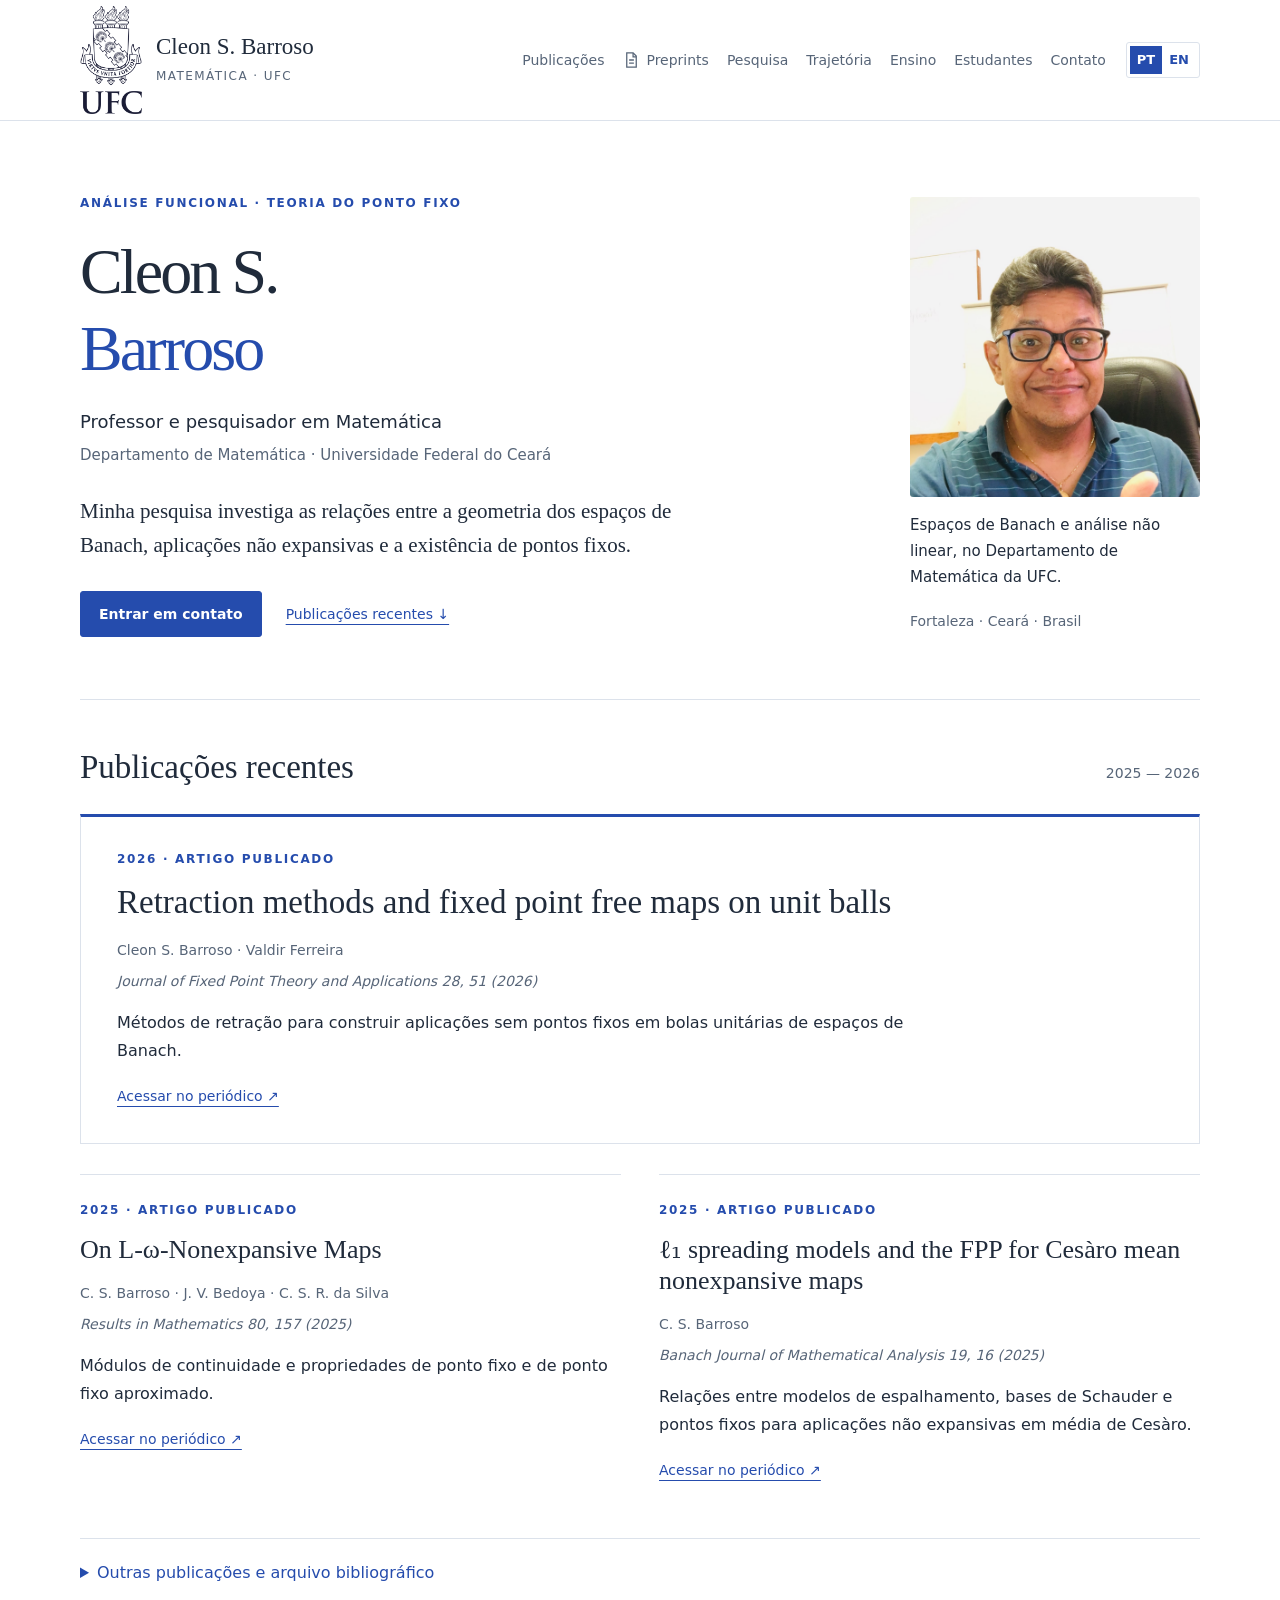
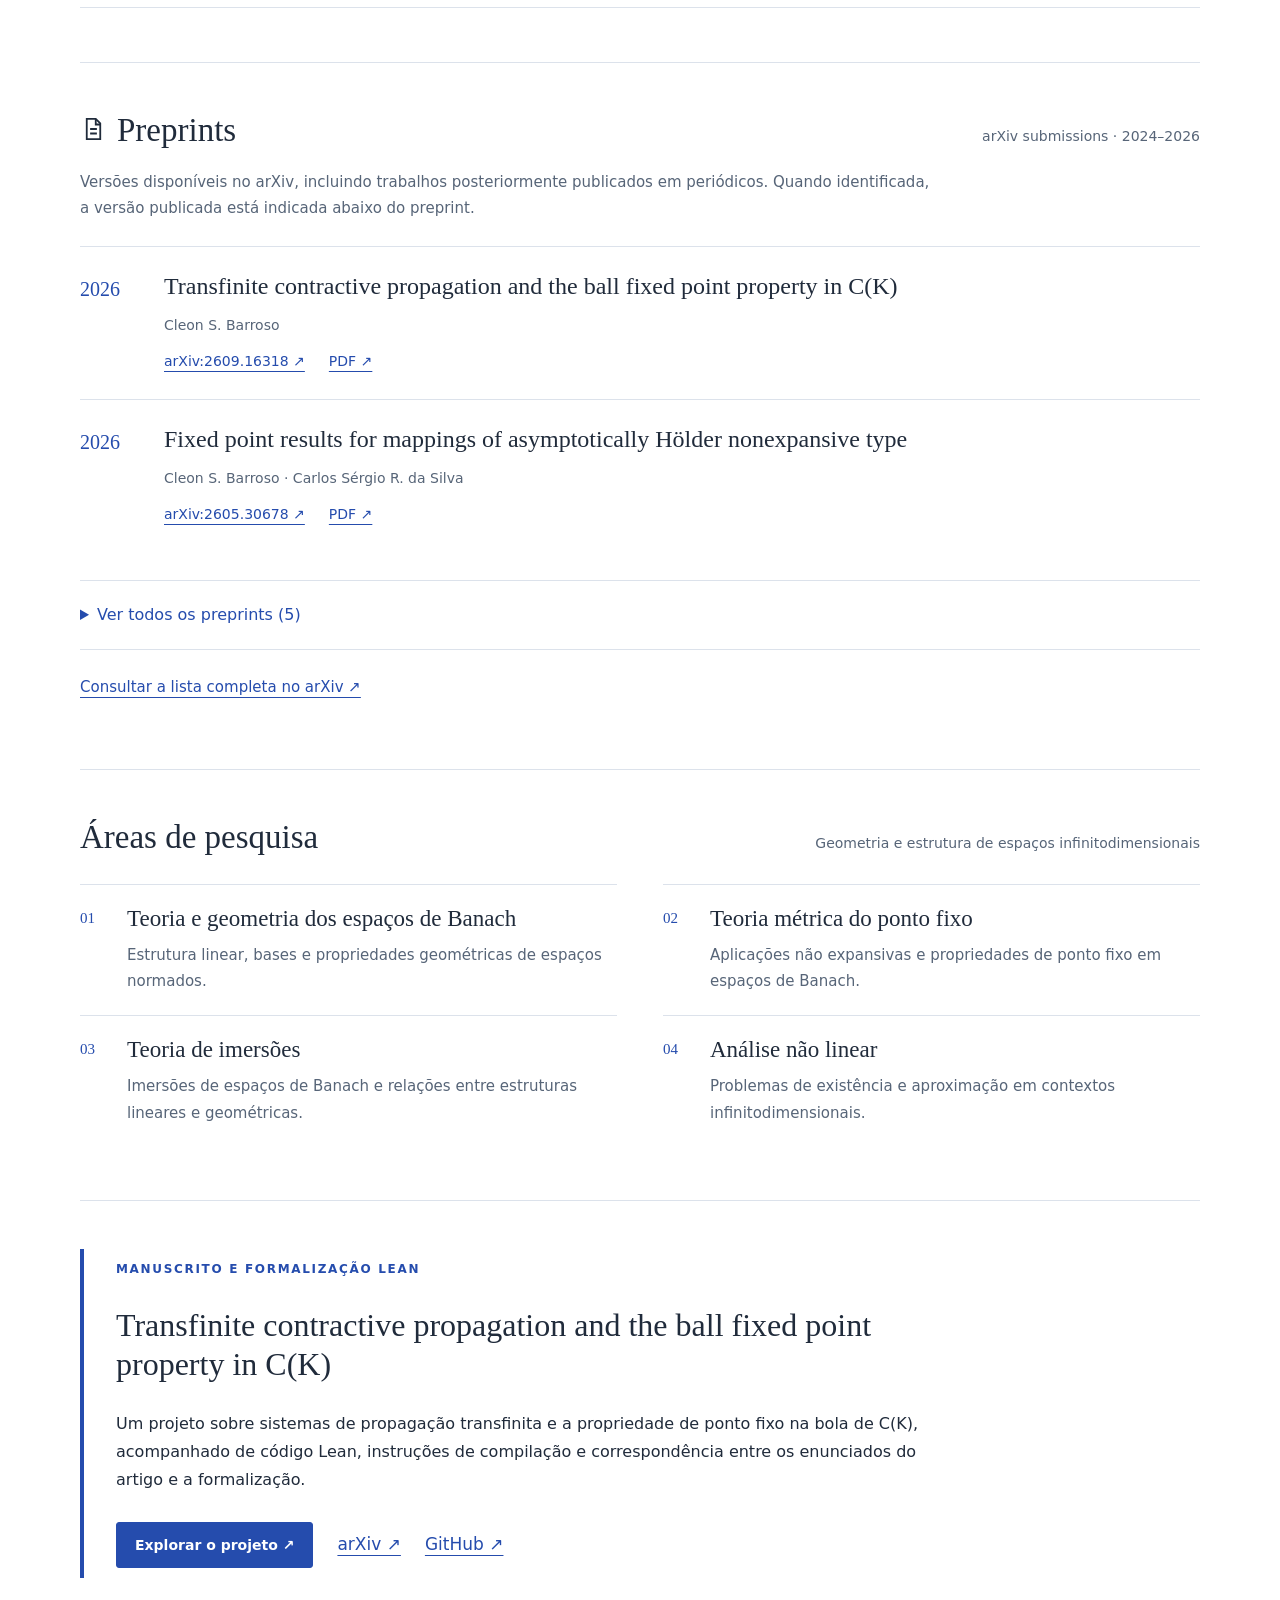
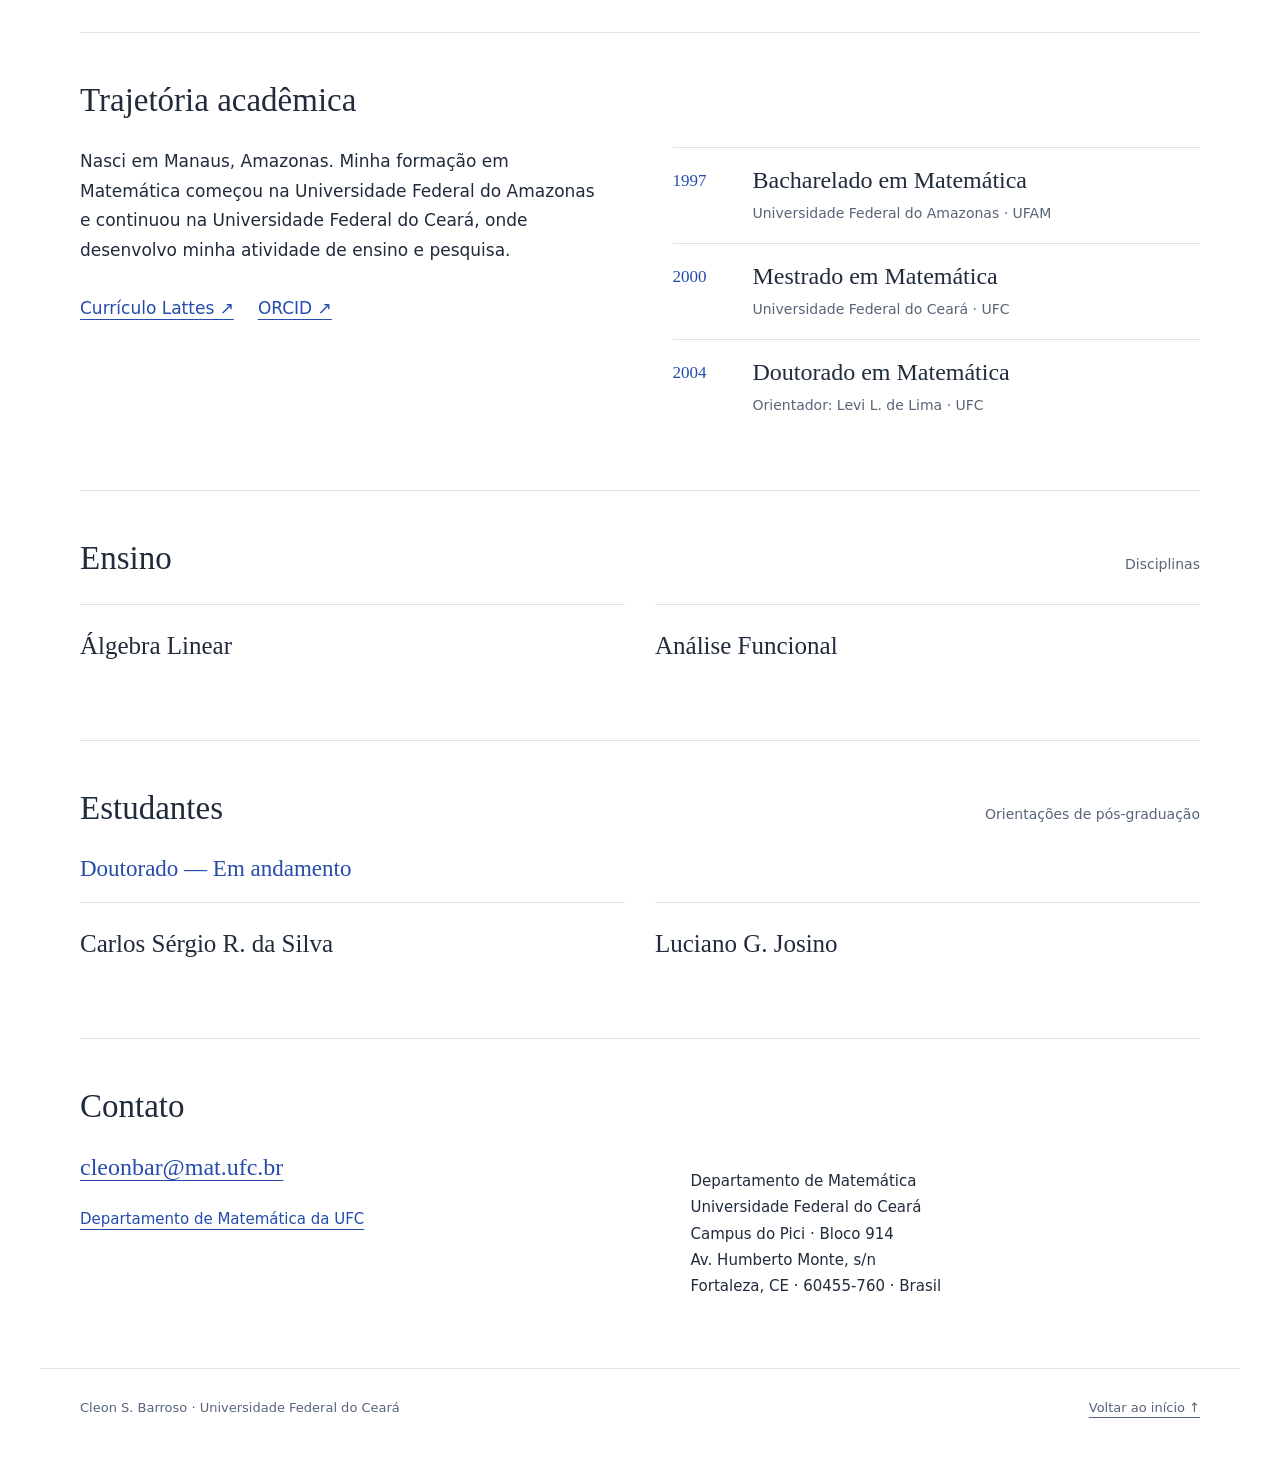
<file: index.html>
<!doctype html>
<html lang="pt-BR"><head><meta charset="utf-8"><meta name="viewport" content="width=device-width,initial-scale=1">
<title>Cleon S. Barroso · Universidade Federal do Ceará</title><meta name="description" content="Minha pesquisa investiga as relações entre a geometria dos espaços de Banach, aplicações não expansivas e a existência de pontos fixos."><meta name="color-scheme" content="light">
<link rel="icon" type="image/svg+xml" href="data:image/svg+xml,%3Csvg xmlns='http://www.w3.org/2000/svg' viewBox='0 0 64 64'%3E%3Crect width='64' height='64' rx='4' fill='%23254cad'/%3E%3Ctext x='32' y='46' text-anchor='middle' font-family='Georgia,serif' font-size='44' fill='white'%3EC%3C/text%3E%3C/svg%3E">
<link rel="stylesheet" href="styles.css"><script src="site.js" defer></script></head><body id="top"><a class="skip" href="#main">Ir para o conteúdo</a>
<header class="site-header"><div class="wrap header-inner"><a class="brand" href="#top"><img class="ufc-crest" src="ufc-official.png" alt="Brasão da Universidade Federal do Ceará" width="448" height="783"><span><strong>Cleon S. Barroso</strong><small>MATEMÁTICA · UFC</small></span></a><div class="nav-group"><nav aria-label="Navegação principal"><a href="#publications">Publicações</a><a class="preprint-nav" href="#preprints"><svg class="preprint-icon" viewBox="0 0 24 24" fill="none" stroke="currentColor" stroke-width="1.6" aria-hidden="true"><path d="M6 3h8l4 4v14H6z"/><path d="M14 3v5h4M9 12h6M9 16h6"/></svg>Preprints</a><a href="#research">Pesquisa</a><a href="#about">Trajetória</a><a href="#teaching">Ensino</a><a href="#students">Estudantes</a><a href="#contact">Contato</a></nav><div class="languages" aria-label="Idioma"><a href="index.html" lang="pt" hreflang="pt" aria-current="page" >PT</a><a href="en.html" lang="en" hreflang="en" >EN</a></div></div></div></header>
<main class="wrap" id="main"><section class="hero"><div><p class="eyebrow">Análise funcional · Teoria do ponto fixo</p><h1>Cleon S.<br><span class="surname">Barroso</span></h1><p class="role">Professor e pesquisador em Matemática</p><p class="affiliation">Departamento de Matemática · Universidade Federal do Ceará</p><p class="intro">Minha pesquisa investiga as relações entre a geometria dos espaços de Banach, aplicações não expansivas e a existência de pontos fixos.</p><div class="actions"><a class="button primary" href="mailto:cleonbar@mat.ufc.br">Entrar em contato</a><a class="text-link" href="#publications">Publicações recentes ↓</a></div></div><aside class="profile-aside"><img class="portrait" src="portrait.jpg" width="1280" height="1654" alt="Cleon S. Barroso"><p class="portrait-caption">Espaços de Banach e análise não linear, no Departamento de Matemática da UFC.</p><p class="location">Fortaleza · Ceará · Brasil</p></aside></section>
<section class="section" id="publications"><div class="section-top"><h2>Publicações recentes</h2><p>2025 — 2026</p></div><div class="papers"><article class="paper lead-paper"><p class="eyebrow">2026 · Artigo publicado</p><h3 lang="en"><a href="https://doi.org/10.1007/s11784-026-01310-x">Retraction methods and fixed point free maps on unit balls</a></h3><p class="authors">Cleon S. Barroso · Valdir Ferreira</p><p class="journal">Journal of Fixed Point Theory and Applications 28, 51 (2026)</p><p class="paper-description">Métodos de retração para construir aplicações sem pontos fixos em bolas unitárias de espaços de Banach.</p><a class="text-link" href="https://doi.org/10.1007/s11784-026-01310-x">Acessar no periódico ↗</a></article><article class="paper "><p class="eyebrow">2025 · Artigo publicado</p><h3 lang="en"><a href="https://doi.org/10.1007/s00025-025-02475-6">On L-ω-Nonexpansive Maps</a></h3><p class="authors">C. S. Barroso · J. V. Bedoya · C. S. R. da Silva</p><p class="journal">Results in Mathematics 80, 157 (2025)</p><p class="paper-description">Módulos de continuidade e propriedades de ponto fixo e de ponto fixo aproximado.</p><a class="text-link" href="https://doi.org/10.1007/s00025-025-02475-6">Acessar no periódico ↗</a></article><article class="paper "><p class="eyebrow">2025 · Artigo publicado</p><h3 lang="en"><a href="https://doi.org/10.1007/s43037-025-00405-w">ℓ₁ spreading models and the FPP for Cesàro mean nonexpansive maps</a></h3><p class="authors">C. S. Barroso</p><p class="journal">Banach Journal of Mathematical Analysis 19, 16 (2025)</p><p class="paper-description">Relações entre modelos de espalhamento, bases de Schauder e pontos fixos para aplicações não expansivas em média de Cesàro.</p><a class="text-link" href="https://doi.org/10.1007/s43037-025-00405-w">Acessar no periódico ↗</a></article></div><details class="archive"><summary>Outras publicações e arquivo bibliográfico</summary><div class="archive-body"><p lang="en"><strong>Hölder-contractive mappings, nonlinear extension problem and fixed point free results.</strong><br>Cleon S. Barroso · Journal of Mathematical Analysis and Applications 528, 127521 (2023).</p><p lang="en"><strong>Basis selection and fixed point results for affine mappings.</strong><br>Cleon S. Barroso · Torrey M. Gallagher · Journal of Fixed Point Theory and Applications 24, 67 (2022).</p><p lang="en"><strong>Isometric embedding of Banach spaces under optimal projection constants.</strong><br>Cleon S. Barroso · Bulletin des Sciences Mathématiques 168, 102968 (2021).</p><p lang="en"><strong>Weak compactness and fixed point property for affine bi-Lipschitz maps.</strong><br>Cleon S. Barroso · Valdir Ferreira · Journal of Mathematical Analysis and Applications 494, 124647 (2021).</p><div class="actions"><a href="https://pgmat.ufc.br/en/publications/">Registro de publicações da UFC ↗</a></div></div></details></section>
<section class="section" id="preprints"><div class="section-top"><h2><svg class="preprint-icon" viewBox="0 0 24 24" fill="none" stroke="currentColor" stroke-width="1.6" aria-hidden="true"><path d="M6 3h8l4 4v14H6z"/><path d="M14 3v5h4M9 12h6M9 16h6"/></svg>Preprints</h2><p lang="en">arXiv submissions · 2024–2026</p></div><p class="section-note">Versões disponíveis no arXiv, incluindo trabalhos posteriormente publicados em periódicos. Quando identificada, a versão publicada está indicada abaixo do preprint.</p><div class="preprint-list"><article class="preprint-entry"><span class="preprint-year">2026</span><div><h3 lang="en"><a href="https://arxiv.org/abs/2609.16318">Transfinite contractive propagation and the ball fixed point property in C(K)</a></h3><p class="authors">Cleon S. Barroso</p><div class="preprint-links"><a href="https://arxiv.org/abs/2609.16318">arXiv:2609.16318 ↗</a><a href="https://arxiv.org/pdf/2609.16318" aria-label="PDF: Transfinite contractive propagation and the ball fixed point property in C(K)">PDF ↗</a></div></div></article><article class="preprint-entry"><span class="preprint-year">2026</span><div><h3 lang="en"><a href="https://arxiv.org/abs/2605.30678">Fixed point results for mappings of asymptotically Hölder nonexpansive type</a></h3><p class="authors">Cleon S. Barroso · Carlos Sérgio R. da Silva</p><div class="preprint-links"><a href="https://arxiv.org/abs/2605.30678">arXiv:2605.30678 ↗</a><a href="https://arxiv.org/pdf/2605.30678" aria-label="PDF: Fixed point results for mappings of asymptotically Hölder nonexpansive type">PDF ↗</a></div></div></article></div><details class="archive preprint-archive"><summary><span class="when-closed">Ver todos os preprints (5)</span><span class="when-open">Mostrar apenas os preprints de 2026</span></summary><div class="preprint-list"><article class="preprint-entry"><span class="preprint-year">2025</span><div><h3 lang="en"><a href="https://arxiv.org/abs/2507.00859">On L-ω-nonexpansive maps</a></h3><p class="authors">Cleon S. Barroso · Jeimer V. Bedoya · Carlos S. R. da Silva</p><div class="preprint-links"><a href="https://arxiv.org/abs/2507.00859">arXiv:2507.00859 ↗</a><a href="https://arxiv.org/pdf/2507.00859" aria-label="PDF: On L-ω-nonexpansive maps">PDF ↗</a></div><p class="preprint-status"><strong>Publicado em periódico</strong><br><a href="https://doi.org/10.1007/s00025-025-02475-6">Results in Mathematics (2025) ↗</a></p></div></article><article class="preprint-entry"><span class="preprint-year">2024</span><div><h3 lang="en"><a href="https://arxiv.org/abs/2404.16602">High-Order regularity for fully nonlinear elliptic transmission problems under weak convexity assumption</a></h3><p class="authors">G. C. Ricarte · C. S. Barroso · L. S. Tavares</p><div class="preprint-links"><a href="https://arxiv.org/abs/2404.16602">arXiv:2404.16602 ↗</a><a href="https://arxiv.org/pdf/2404.16602" aria-label="PDF: High-Order regularity for fully nonlinear elliptic transmission problems under weak convexity assumption">PDF ↗</a></div></div></article><article class="preprint-entry"><span class="preprint-year">2024</span><div><h3 lang="en"><a href="https://arxiv.org/abs/2403.18113">ℓ₁ spreading models and the FPP for Cesàro mean nonexpansive maps</a></h3><p class="authors">C. S. Barroso</p><div class="preprint-links"><a href="https://arxiv.org/abs/2403.18113">arXiv:2403.18113 ↗</a><a href="https://arxiv.org/pdf/2403.18113" aria-label="PDF: ℓ₁ spreading models and the FPP for Cesàro mean nonexpansive maps">PDF ↗</a></div><p class="preprint-status"><strong>Publicado em periódico</strong><br><a href="https://doi.org/10.1007/s43037-025-00405-w">Banach Journal of Mathematical Analysis (2025) ↗</a></p></div></article></div></details><p class="preprint-more"><a href="https://arxiv.org/search/?searchtype=author&amp;query=Barroso%2C+C+S&amp;abstracts=show&amp;order=-announced_date_first&amp;size=50">Consultar a lista completa no arXiv ↗</a></p></section>
<section class="section" id="research"><div class="section-top"><h2>Áreas de pesquisa</h2><p>Geometria e estrutura de espaços infinitodimensionais</p></div><div class="research-grid"><article class="research-item"><span class="number">01</span><div><h3>Teoria e geometria dos espaços de Banach</h3><p>Estrutura linear, bases e propriedades geométricas de espaços normados.</p></div></article><article class="research-item"><span class="number">02</span><div><h3>Teoria métrica do ponto fixo</h3><p>Aplicações não expansivas e propriedades de ponto fixo em espaços de Banach.</p></div></article><article class="research-item"><span class="number">03</span><div><h3>Teoria de imersões</h3><p>Imersões de espaços de Banach e relações entre estruturas lineares e geométricas.</p></div></article><article class="research-item"><span class="number">04</span><div><h3>Análise não linear</h3><p>Problemas de existência e aproximação em contextos infinitodimensionais.</p></div></article></div></section>
<section class="section" id="projects"><div class="project"><p class="eyebrow">Manuscrito e formalização Lean</p><h2 lang="en">Transfinite contractive propagation and the ball fixed point property in C(K)</h2><p>Um projeto sobre sistemas de propagação transfinita e a propriedade de ponto fixo na bola de C(K), acompanhado de código Lean, instruções de compilação e correspondência entre os enunciados do artigo e a formalização.</p><div class="actions"><a class="button primary" href="https://cleon-sb.github.io/ball-fixed-point-property-ck-spaces/">Explorar o projeto ↗</a><a href="https://arxiv.org/abs/2609.16318">arXiv ↗</a><a href="https://github.com/Cleon-SB/ball-fixed-point-property-ck-spaces">GitHub ↗</a></div></div></section>
<section class="section" id="about"><div class="section-top"><h2>Trajetória acadêmica</h2></div><div class="about-grid"><div><p class="bio">Nasci em Manaus, Amazonas. Minha formação em Matemática começou na Universidade Federal do Amazonas e continuou na Universidade Federal do Ceará, onde desenvolvo minha atividade de ensino e pesquisa.</p><div class="actions"><a href="http://lattes.cnpq.br/7350699249432317">Currículo Lattes ↗</a><a href="https://orcid.org/0000-0003-2401-9200">ORCID ↗</a></div></div><div><div class="degree"><span>1997</span><div><h3>Bacharelado em Matemática</h3><p>Universidade Federal do Amazonas · UFAM</p></div></div><div class="degree"><span>2000</span><div><h3>Mestrado em Matemática</h3><p>Universidade Federal do Ceará · UFC</p></div></div><div class="degree"><span>2004</span><div><h3>Doutorado em Matemática</h3><p>Orientador: Levi L. de Lima · UFC</p></div></div></div></div></section>
<section class="section" id="teaching"><div class="section-top"><h2>Ensino</h2><p>Disciplinas</p></div><ul class="course-list"><li>Álgebra Linear</li><li>Análise Funcional</li></ul></section>
<section class="section" id="students"><div class="section-top"><h2>Estudantes</h2><p>Orientações de pós-graduação</p></div><div class="student-group"><h3>Doutorado — Em andamento</h3><ul class="student-list"><li>Carlos Sérgio R. da Silva</li><li>Luciano G. Josino</li></ul></div></section>
<section class="section" id="contact"><div class="section-top"><h2>Contato</h2></div><div class="contact-grid"><div><h3><a href="mailto:cleonbar@mat.ufc.br">cleonbar@mat.ufc.br</a></h3><p><a href="https://matematica.ufc.br/">Departamento de Matemática da UFC</a></p></div><p>Departamento de Matemática<br>Universidade Federal do Ceará<br>Campus do Pici · Bloco 914<br>Av. Humberto Monte, s/n<br>Fortaleza, CE · 60455-760 · Brasil</p></div></section></main>
<footer class="wrap footer"><p>Cleon S. Barroso · Universidade Federal do Ceará</p><a href="#top">Voltar ao início ↑</a></footer></body></html>
</file>
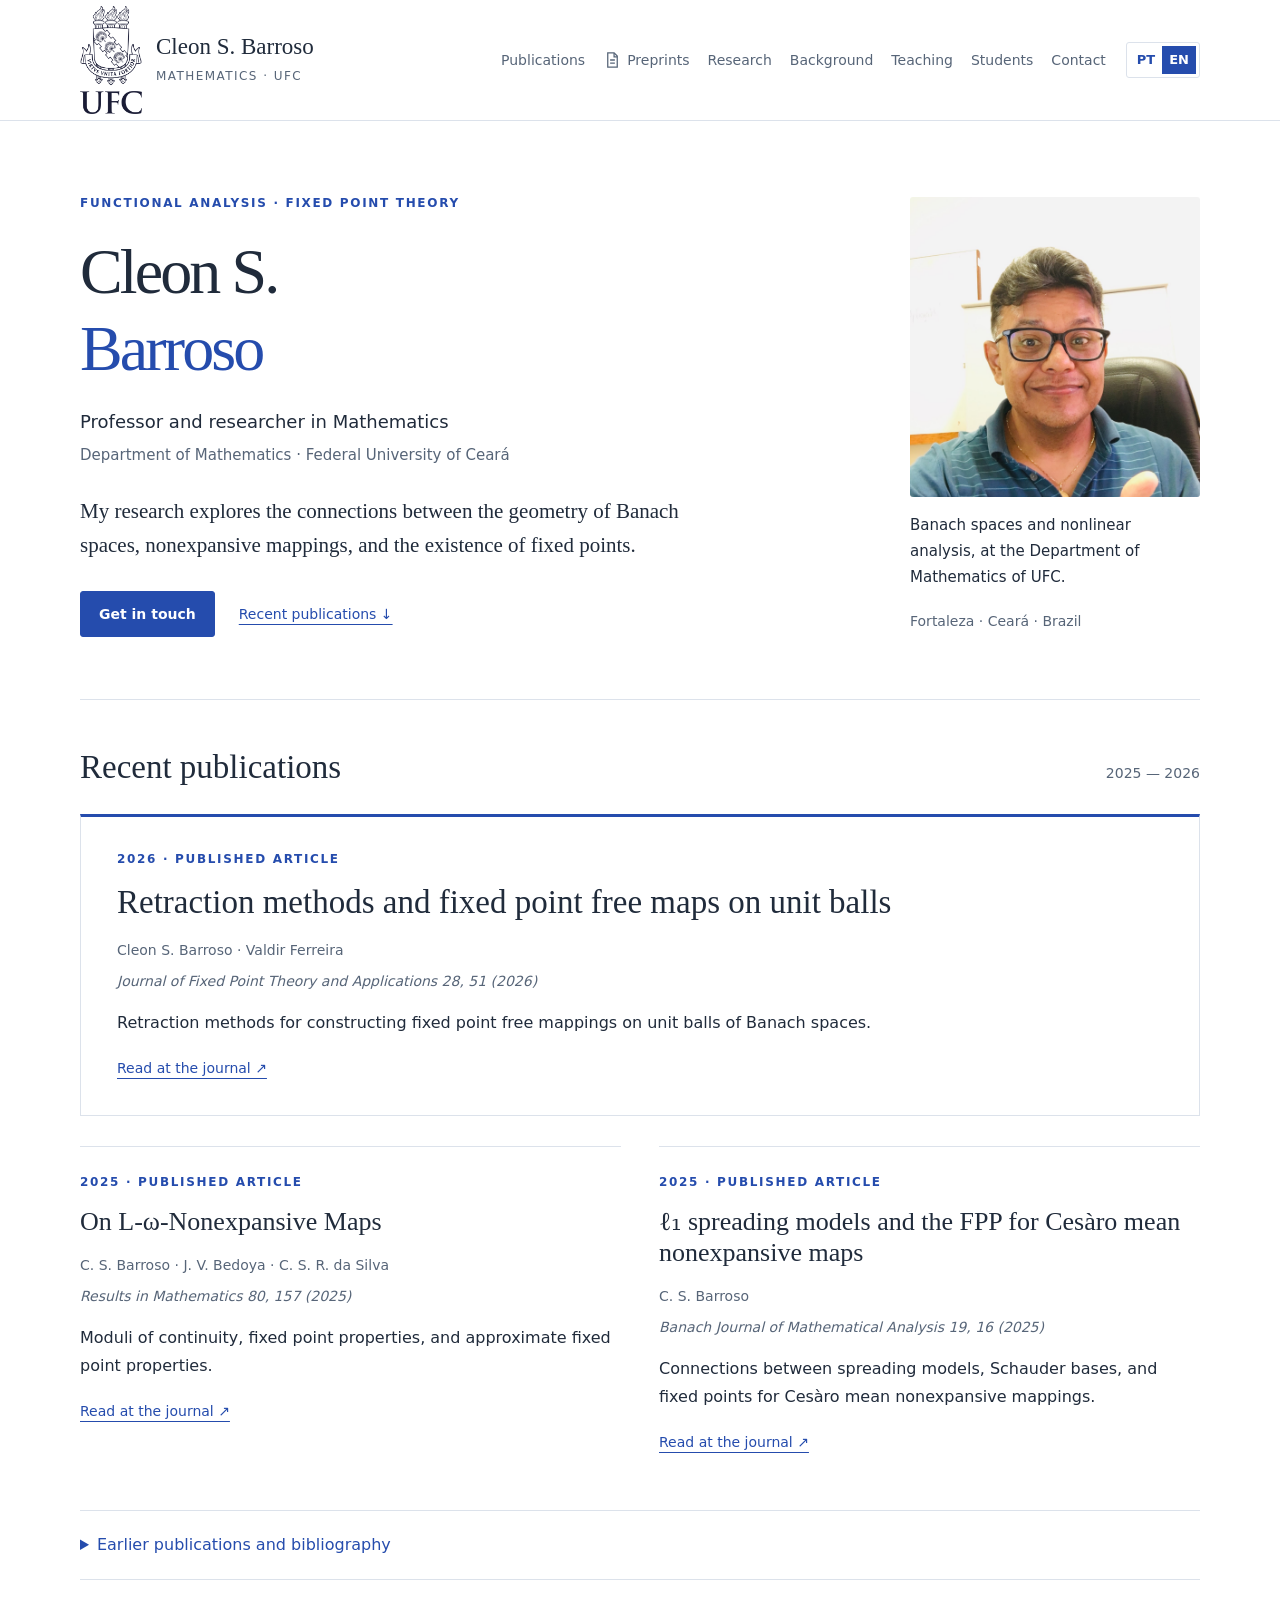
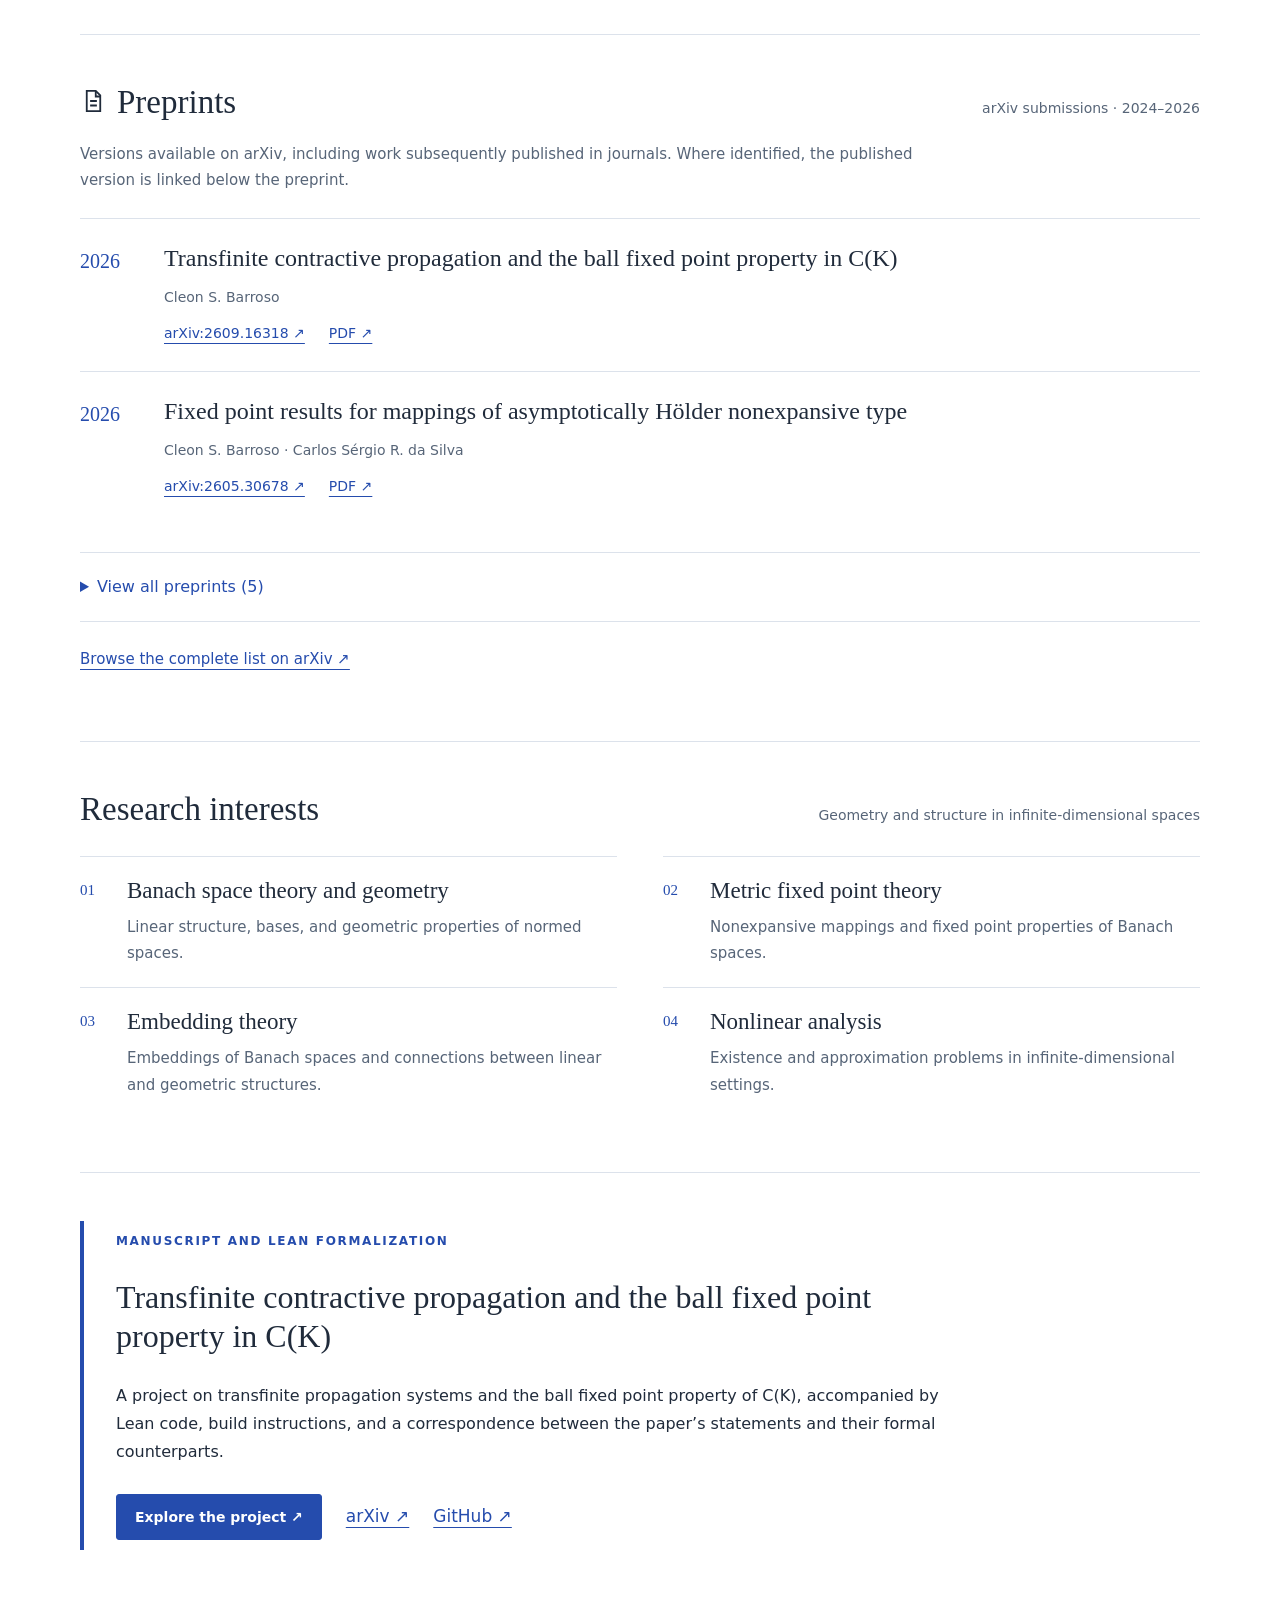
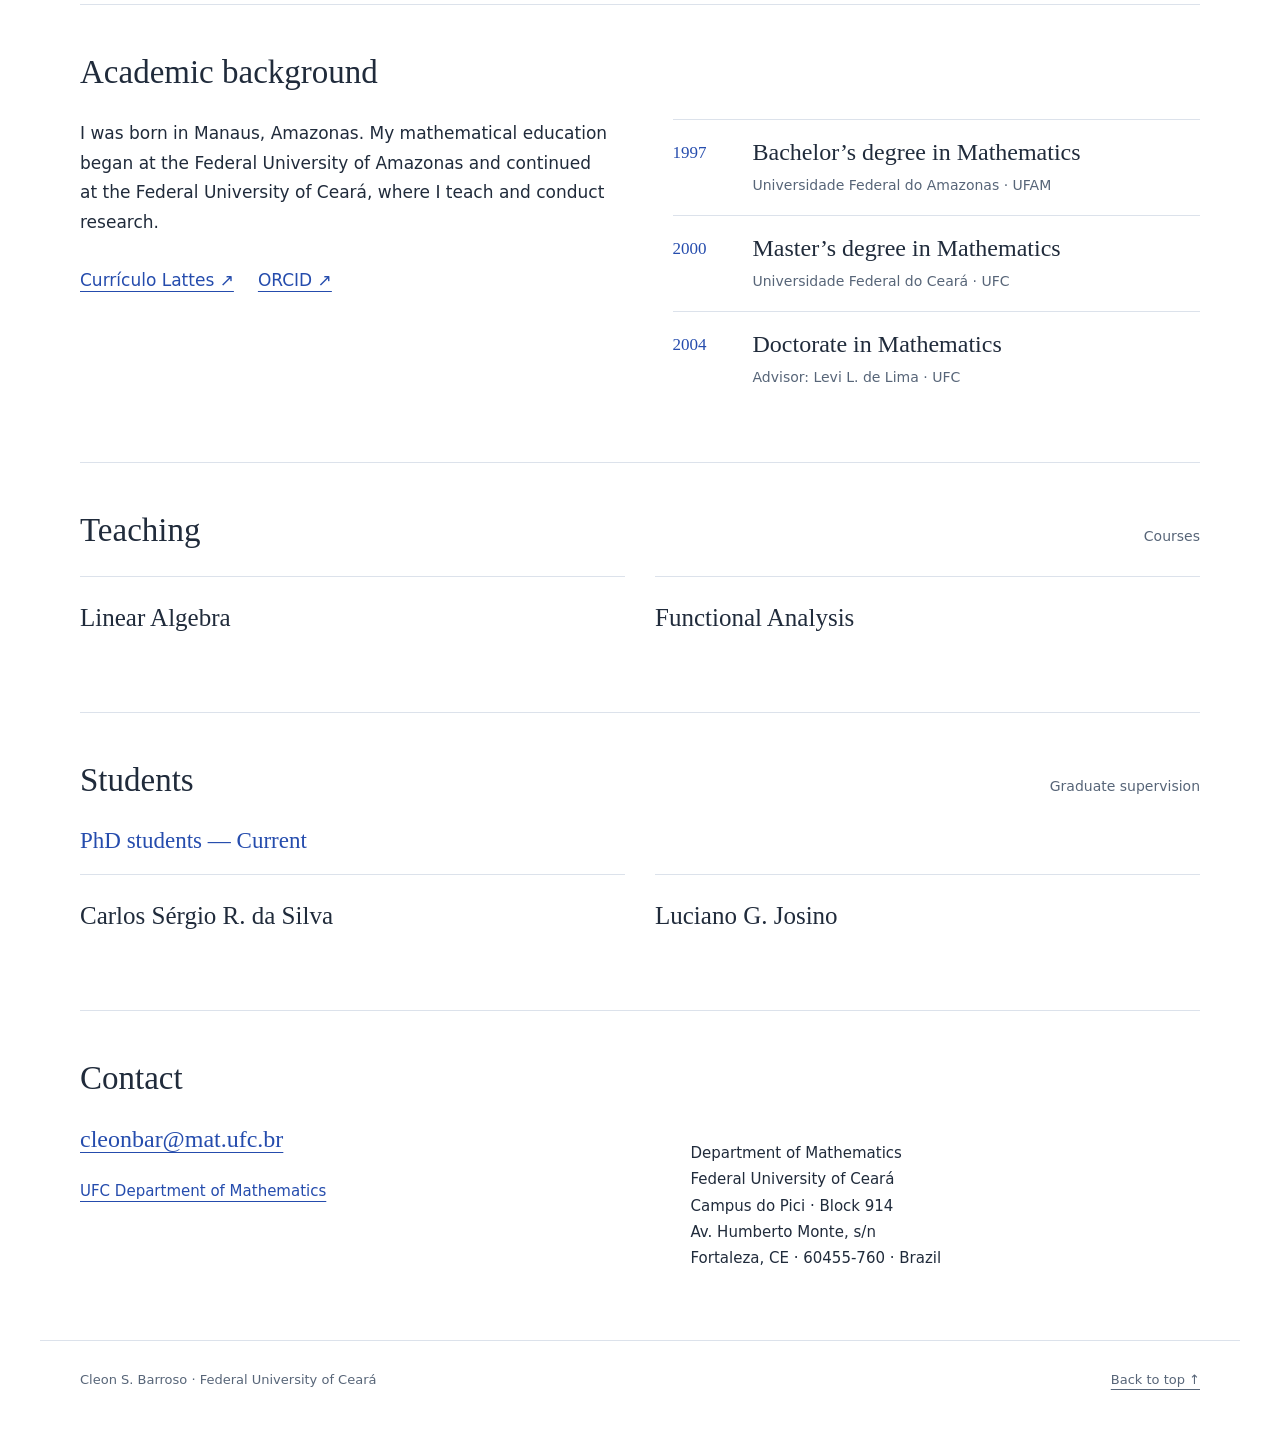
<file: en.html>
<!doctype html>
<html lang="en"><head><meta charset="utf-8"><meta name="viewport" content="width=device-width,initial-scale=1">
<title>Cleon S. Barroso · Federal University of Ceará</title><meta name="description" content="My research explores the connections between the geometry of Banach spaces, nonexpansive mappings, and the existence of fixed points."><meta name="color-scheme" content="light">
<link rel="icon" type="image/svg+xml" href="data:image/svg+xml,%3Csvg xmlns='http://www.w3.org/2000/svg' viewBox='0 0 64 64'%3E%3Crect width='64' height='64' rx='4' fill='%23254cad'/%3E%3Ctext x='32' y='46' text-anchor='middle' font-family='Georgia,serif' font-size='44' fill='white'%3EC%3C/text%3E%3C/svg%3E">
<link rel="stylesheet" href="styles.css"><script src="site.js" defer></script></head><body id="top"><a class="skip" href="#main">Skip to content</a>
<header class="site-header"><div class="wrap header-inner"><a class="brand" href="#top"><img class="ufc-crest" src="ufc-official.png" alt="Federal University of Ceará coat of arms" width="448" height="783"><span><strong>Cleon S. Barroso</strong><small>MATHEMATICS · UFC</small></span></a><div class="nav-group"><nav aria-label="Main navigation"><a href="#publications">Publications</a><a class="preprint-nav" href="#preprints"><svg class="preprint-icon" viewBox="0 0 24 24" fill="none" stroke="currentColor" stroke-width="1.6" aria-hidden="true"><path d="M6 3h8l4 4v14H6z"/><path d="M14 3v5h4M9 12h6M9 16h6"/></svg>Preprints</a><a href="#research">Research</a><a href="#about">Background</a><a href="#teaching">Teaching</a><a href="#students">Students</a><a href="#contact">Contact</a></nav><div class="languages" aria-label="Language"><a href="index.html" lang="pt" hreflang="pt" >PT</a><a href="en.html" lang="en" hreflang="en" aria-current="page" >EN</a></div></div></div></header>
<main class="wrap" id="main"><section class="hero"><div><p class="eyebrow">Functional analysis · Fixed point theory</p><h1>Cleon S.<br><span class="surname">Barroso</span></h1><p class="role">Professor and researcher in Mathematics</p><p class="affiliation">Department of Mathematics · Federal University of Ceará</p><p class="intro">My research explores the connections between the geometry of Banach spaces, nonexpansive mappings, and the existence of fixed points.</p><div class="actions"><a class="button primary" href="mailto:cleonbar@mat.ufc.br">Get in touch</a><a class="text-link" href="#publications">Recent publications ↓</a></div></div><aside class="profile-aside"><img class="portrait" src="portrait.jpg" width="1280" height="1654" alt="Cleon S. Barroso"><p class="portrait-caption">Banach spaces and nonlinear analysis, at the Department of Mathematics of UFC.</p><p class="location">Fortaleza · Ceará · Brazil</p></aside></section>
<section class="section" id="publications"><div class="section-top"><h2>Recent publications</h2><p>2025 — 2026</p></div><div class="papers"><article class="paper lead-paper"><p class="eyebrow">2026 · Published article</p><h3 lang="en"><a href="https://doi.org/10.1007/s11784-026-01310-x">Retraction methods and fixed point free maps on unit balls</a></h3><p class="authors">Cleon S. Barroso · Valdir Ferreira</p><p class="journal">Journal of Fixed Point Theory and Applications 28, 51 (2026)</p><p class="paper-description">Retraction methods for constructing fixed point free mappings on unit balls of Banach spaces.</p><a class="text-link" href="https://doi.org/10.1007/s11784-026-01310-x">Read at the journal ↗</a></article><article class="paper "><p class="eyebrow">2025 · Published article</p><h3 lang="en"><a href="https://doi.org/10.1007/s00025-025-02475-6">On L-ω-Nonexpansive Maps</a></h3><p class="authors">C. S. Barroso · J. V. Bedoya · C. S. R. da Silva</p><p class="journal">Results in Mathematics 80, 157 (2025)</p><p class="paper-description">Moduli of continuity, fixed point properties, and approximate fixed point properties.</p><a class="text-link" href="https://doi.org/10.1007/s00025-025-02475-6">Read at the journal ↗</a></article><article class="paper "><p class="eyebrow">2025 · Published article</p><h3 lang="en"><a href="https://doi.org/10.1007/s43037-025-00405-w">ℓ₁ spreading models and the FPP for Cesàro mean nonexpansive maps</a></h3><p class="authors">C. S. Barroso</p><p class="journal">Banach Journal of Mathematical Analysis 19, 16 (2025)</p><p class="paper-description">Connections between spreading models, Schauder bases, and fixed points for Cesàro mean nonexpansive mappings.</p><a class="text-link" href="https://doi.org/10.1007/s43037-025-00405-w">Read at the journal ↗</a></article></div><details class="archive"><summary>Earlier publications and bibliography</summary><div class="archive-body"><p lang="en"><strong>Hölder-contractive mappings, nonlinear extension problem and fixed point free results.</strong><br>Cleon S. Barroso · Journal of Mathematical Analysis and Applications 528, 127521 (2023).</p><p lang="en"><strong>Basis selection and fixed point results for affine mappings.</strong><br>Cleon S. Barroso · Torrey M. Gallagher · Journal of Fixed Point Theory and Applications 24, 67 (2022).</p><p lang="en"><strong>Isometric embedding of Banach spaces under optimal projection constants.</strong><br>Cleon S. Barroso · Bulletin des Sciences Mathématiques 168, 102968 (2021).</p><p lang="en"><strong>Weak compactness and fixed point property for affine bi-Lipschitz maps.</strong><br>Cleon S. Barroso · Valdir Ferreira · Journal of Mathematical Analysis and Applications 494, 124647 (2021).</p><div class="actions"><a href="https://pgmat.ufc.br/en/publications/">UFC publication record ↗</a></div></div></details></section>
<section class="section" id="preprints"><div class="section-top"><h2><svg class="preprint-icon" viewBox="0 0 24 24" fill="none" stroke="currentColor" stroke-width="1.6" aria-hidden="true"><path d="M6 3h8l4 4v14H6z"/><path d="M14 3v5h4M9 12h6M9 16h6"/></svg>Preprints</h2><p lang="en">arXiv submissions · 2024–2026</p></div><p class="section-note">Versions available on arXiv, including work subsequently published in journals. Where identified, the published version is linked below the preprint.</p><div class="preprint-list"><article class="preprint-entry"><span class="preprint-year">2026</span><div><h3 lang="en"><a href="https://arxiv.org/abs/2609.16318">Transfinite contractive propagation and the ball fixed point property in C(K)</a></h3><p class="authors">Cleon S. Barroso</p><div class="preprint-links"><a href="https://arxiv.org/abs/2609.16318">arXiv:2609.16318 ↗</a><a href="https://arxiv.org/pdf/2609.16318" aria-label="PDF: Transfinite contractive propagation and the ball fixed point property in C(K)">PDF ↗</a></div></div></article><article class="preprint-entry"><span class="preprint-year">2026</span><div><h3 lang="en"><a href="https://arxiv.org/abs/2605.30678">Fixed point results for mappings of asymptotically Hölder nonexpansive type</a></h3><p class="authors">Cleon S. Barroso · Carlos Sérgio R. da Silva</p><div class="preprint-links"><a href="https://arxiv.org/abs/2605.30678">arXiv:2605.30678 ↗</a><a href="https://arxiv.org/pdf/2605.30678" aria-label="PDF: Fixed point results for mappings of asymptotically Hölder nonexpansive type">PDF ↗</a></div></div></article></div><details class="archive preprint-archive"><summary><span class="when-closed">View all preprints (5)</span><span class="when-open">Show only 2026 preprints</span></summary><div class="preprint-list"><article class="preprint-entry"><span class="preprint-year">2025</span><div><h3 lang="en"><a href="https://arxiv.org/abs/2507.00859">On L-ω-nonexpansive maps</a></h3><p class="authors">Cleon S. Barroso · Jeimer V. Bedoya · Carlos S. R. da Silva</p><div class="preprint-links"><a href="https://arxiv.org/abs/2507.00859">arXiv:2507.00859 ↗</a><a href="https://arxiv.org/pdf/2507.00859" aria-label="PDF: On L-ω-nonexpansive maps">PDF ↗</a></div><p class="preprint-status"><strong>Published in a journal</strong><br><a href="https://doi.org/10.1007/s00025-025-02475-6">Results in Mathematics (2025) ↗</a></p></div></article><article class="preprint-entry"><span class="preprint-year">2024</span><div><h3 lang="en"><a href="https://arxiv.org/abs/2404.16602">High-Order regularity for fully nonlinear elliptic transmission problems under weak convexity assumption</a></h3><p class="authors">G. C. Ricarte · C. S. Barroso · L. S. Tavares</p><div class="preprint-links"><a href="https://arxiv.org/abs/2404.16602">arXiv:2404.16602 ↗</a><a href="https://arxiv.org/pdf/2404.16602" aria-label="PDF: High-Order regularity for fully nonlinear elliptic transmission problems under weak convexity assumption">PDF ↗</a></div></div></article><article class="preprint-entry"><span class="preprint-year">2024</span><div><h3 lang="en"><a href="https://arxiv.org/abs/2403.18113">ℓ₁ spreading models and the FPP for Cesàro mean nonexpansive maps</a></h3><p class="authors">C. S. Barroso</p><div class="preprint-links"><a href="https://arxiv.org/abs/2403.18113">arXiv:2403.18113 ↗</a><a href="https://arxiv.org/pdf/2403.18113" aria-label="PDF: ℓ₁ spreading models and the FPP for Cesàro mean nonexpansive maps">PDF ↗</a></div><p class="preprint-status"><strong>Published in a journal</strong><br><a href="https://doi.org/10.1007/s43037-025-00405-w">Banach Journal of Mathematical Analysis (2025) ↗</a></p></div></article></div></details><p class="preprint-more"><a href="https://arxiv.org/search/?searchtype=author&amp;query=Barroso%2C+C+S&amp;abstracts=show&amp;order=-announced_date_first&amp;size=50">Browse the complete list on arXiv ↗</a></p></section>
<section class="section" id="research"><div class="section-top"><h2>Research interests</h2><p>Geometry and structure in infinite-dimensional spaces</p></div><div class="research-grid"><article class="research-item"><span class="number">01</span><div><h3>Banach space theory and geometry</h3><p>Linear structure, bases, and geometric properties of normed spaces.</p></div></article><article class="research-item"><span class="number">02</span><div><h3>Metric fixed point theory</h3><p>Nonexpansive mappings and fixed point properties of Banach spaces.</p></div></article><article class="research-item"><span class="number">03</span><div><h3>Embedding theory</h3><p>Embeddings of Banach spaces and connections between linear and geometric structures.</p></div></article><article class="research-item"><span class="number">04</span><div><h3>Nonlinear analysis</h3><p>Existence and approximation problems in infinite-dimensional settings.</p></div></article></div></section>
<section class="section" id="projects"><div class="project"><p class="eyebrow">Manuscript and Lean formalization</p><h2 lang="en">Transfinite contractive propagation and the ball fixed point property in C(K)</h2><p>A project on transfinite propagation systems and the ball fixed point property of C(K), accompanied by Lean code, build instructions, and a correspondence between the paper’s statements and their formal counterparts.</p><div class="actions"><a class="button primary" href="https://cleon-sb.github.io/ball-fixed-point-property-ck-spaces/">Explore the project ↗</a><a href="https://arxiv.org/abs/2609.16318">arXiv ↗</a><a href="https://github.com/Cleon-SB/ball-fixed-point-property-ck-spaces">GitHub ↗</a></div></div></section>
<section class="section" id="about"><div class="section-top"><h2>Academic background</h2></div><div class="about-grid"><div><p class="bio">I was born in Manaus, Amazonas. My mathematical education began at the Federal University of Amazonas and continued at the Federal University of Ceará, where I teach and conduct research.</p><div class="actions"><a href="http://lattes.cnpq.br/7350699249432317">Currículo Lattes ↗</a><a href="https://orcid.org/0000-0003-2401-9200">ORCID ↗</a></div></div><div><div class="degree"><span>1997</span><div><h3>Bachelor’s degree in Mathematics</h3><p>Universidade Federal do Amazonas · UFAM</p></div></div><div class="degree"><span>2000</span><div><h3>Master’s degree in Mathematics</h3><p>Universidade Federal do Ceará · UFC</p></div></div><div class="degree"><span>2004</span><div><h3>Doctorate in Mathematics</h3><p>Advisor: Levi L. de Lima · UFC</p></div></div></div></div></section>
<section class="section" id="teaching"><div class="section-top"><h2>Teaching</h2><p>Courses</p></div><ul class="course-list"><li>Linear Algebra</li><li>Functional Analysis</li></ul></section>
<section class="section" id="students"><div class="section-top"><h2>Students</h2><p>Graduate supervision</p></div><div class="student-group"><h3>PhD students — Current</h3><ul class="student-list"><li>Carlos Sérgio R. da Silva</li><li>Luciano G. Josino</li></ul></div></section>
<section class="section" id="contact"><div class="section-top"><h2>Contact</h2></div><div class="contact-grid"><div><h3><a href="mailto:cleonbar@mat.ufc.br">cleonbar@mat.ufc.br</a></h3><p><a href="https://matematica.ufc.br/">UFC Department of Mathematics</a></p></div><p>Department of Mathematics<br>Federal University of Ceará<br>Campus do Pici · Block 914<br>Av. Humberto Monte, s/n<br>Fortaleza, CE · 60455-760 · Brazil</p></div></section></main>
<footer class="wrap footer"><p>Cleon S. Barroso · Federal University of Ceará</p><a href="#top">Back to top ↑</a></footer></body></html>
</file>
<file: styles.css>
:root{--blue:#254cad;--ink:#202b3b;--muted:#576578;--line:#dce2eb;--wash:#f5f7fb;--serif:Georgia,'Times New Roman',serif;--sans:system-ui,-apple-system,'Segoe UI',sans-serif}*{box-sizing:border-box}html{scroll-behavior:smooth;scroll-padding-top:2rem}body{margin:0;color:var(--ink);background:#fff;font:17px/1.75 var(--sans)}a{color:var(--blue);text-underline-offset:5px;text-decoration-thickness:1px}a:hover{text-decoration-thickness:2px}a:focus-visible,button:focus-visible,summary:focus-visible{outline:3px solid #b47715;outline-offset:5px}button,input{font:inherit}.skip{position:absolute;top:-100px;left:20px;background:white;z-index:20;padding:12px}.skip:focus{top:10px}.wrap{max-width:1200px;margin:auto;padding-inline:40px}.site-header{border-top:5px solid var(--blue);border-bottom:1px solid var(--line)}.header-inner{display:flex;align-items:center;justify-content:space-between;gap:30px;min-height:108px}.brand{color:var(--ink);text-decoration:none;display:flex;align-items:center;gap:14px}.monogram{display:grid;place-items:center;width:44px;height:48px;background:var(--blue);color:#fff;font:24px var(--serif)}.brand strong{font:23px/1.2 var(--serif);display:block}.brand small{display:block;font-size:12px;color:var(--muted);letter-spacing:.12em;margin-top:6px}.nav-group,nav{display:flex;align-items:center;gap:26px}nav a{font-size:14px;text-decoration:none;color:var(--muted)}nav a:hover{color:var(--blue)}.languages{display:flex;gap:0;border:1px solid var(--line);padding:3px;border-radius:3px}.languages a{font-size:13px;font-weight:600;text-decoration:none;padding:3px 7px}.languages a[aria-current=page]{background:var(--blue);color:white}.hero{display:grid;grid-template-columns:minmax(0,1fr) 290px;gap:70px;align-items:center;padding-block:72px 62px}.eyebrow{font-size:12px;letter-spacing:.14em;text-transform:uppercase;color:var(--blue);margin:0 0 20px;font-weight:600}h1,h2,h3{font-family:var(--serif);font-weight:400;line-height:1.2}h1{font-size:clamp(2.8rem,5vw,4.5rem);letter-spacing:-.045em;margin:0 0 18px;max-width:700px}h1 .surname{color:var(--blue)}.role{font-size:18px;margin-bottom:5px}.affiliation{color:var(--muted);font-size:15px;margin-top:0}.intro{font:21px/1.6 var(--serif);max-width:620px;margin:27px 0}.actions{display:flex;flex-wrap:wrap;gap:16px 24px;align-items:center;margin-top:28px}.button{display:inline-flex;align-items:center;gap:12px;border:1px solid var(--blue);padding:10px 18px;text-decoration:none;border-radius:3px;font-size:14px;font-weight:600}.button.primary{background:var(--blue);color:white}.text-link{font-size:14px}.profile-aside{border-left:1px solid var(--line);padding-left:28px}.profile-aside .location{font-size:14px;color:var(--muted);margin:18px 0 0}.profile-aside h2{font-size:25px;line-height:1.4;color:var(--blue)}.profile-aside p{font-size:15px}.section{border-top:1px solid var(--line);padding-block:48px 54px}.section-top{display:flex;align-items:baseline;justify-content:space-between;gap:24px;margin-bottom:26px}.section-top h2{font-size:33px;margin:0}.section-top p{font-size:14px;color:var(--muted);margin:0}.research-grid{display:grid;grid-template-columns:1fr 1fr;gap:0 46px}.research-item{display:grid;grid-template-columns:35px 1fr;gap:12px;padding:20px 0;border-top:1px solid var(--line)}.research-item .number{font:15px var(--serif);color:var(--blue);padding-top:5px}.research-item h3{font-size:23px;margin:0 0 10px}.research-item p{font-size:15px;color:var(--muted);margin:0}.contact-grid{display:grid;grid-template-columns:1.1fr 1fr;gap:50px}.contact-grid h3{font-size:24px;margin-top:0}.contact-grid p{font-size:15px}.footer{border-top:1px solid var(--line);padding-block:28px 38px;display:flex;justify-content:space-between;gap:24px;font-size:13px;color:var(--muted)}.footer p{margin:0}.footer a{color:var(--muted)}
@media(max-width:1000px){.header-inner{align-items:flex-start;padding-block:24px}.nav-group{align-items:flex-end;gap:20px}nav{gap:17px;flex-wrap:wrap;justify-content:flex-end}.hero{gap:35px;grid-template-columns:minmax(0,1fr) 240px}.wrap{padding-inline:30px}}
@media(max-width:700px){.wrap{padding-inline:22px}.header-inner{flex-direction:column;gap:24px}.nav-group{width:100%;justify-content:space-between;align-items:center;gap:12px}nav{gap:9px 17px;justify-content:flex-start}.brand strong{font-size:22px}.hero{grid-template-columns:1fr;padding-block:42px;gap:24px}h1{font-size:3rem}.intro{font-size:20px}.profile-aside{padding:20px 0 0;border-left:0;border-top:1px solid var(--line)}.research-grid,.contact-grid{grid-template-columns:1fr;gap:20px}.section-top{display:block}.section-top h2{font-size:29px;margin-bottom:10px}.section{padding-block:35px}.footer{flex-direction:column;gap:8px}}
.portrait{width:100%;height:300px;object-fit:cover;object-position:center 36%;display:block;border-radius:3px}.profile-aside{border:0;padding:0}.portrait-caption{margin-bottom:0}.papers{display:grid;grid-template-columns:1fr 1fr;gap:30px 38px}.paper{padding:25px 0;border-top:1px solid var(--line)}.paper h3{font-size:26px;margin:0 0 16px}.paper h3 a{text-decoration:none;color:var(--ink)}.paper h3 a:hover{color:var(--blue);text-decoration:underline}.paper .eyebrow{margin-bottom:13px}.lead-paper{grid-column:1/-1;background:var(--wash);border-top:3px solid var(--blue);padding:32px 36px}.lead-paper h3{font-size:33px;max-width:800px}.authors,.journal{font-size:14px;margin:6px 0;color:var(--muted)}.journal{font-style:italic}.paper-description{font-size:16px;max-width:790px}.archive{margin-top:28px;border-block:1px solid var(--line)}.archive summary{padding:20px 0;cursor:pointer;color:var(--blue);font-size:16px}.archive-body{font-size:15px;padding:0 0 25px}.archive-body>p{padding-bottom:16px;border-bottom:1px solid var(--line)}.project{border-left:4px solid var(--blue);padding:10px 32px}.project h2{font-size:32px;max-width:850px}.project>p:not(.eyebrow){max-width:850px;font-size:16px}.about-grid{display:grid;grid-template-columns:1fr 1fr;gap:65px}.bio{margin-top:0}.degree{display:grid;grid-template-columns:60px 1fr;gap:20px;border-top:1px solid var(--line);padding:18px 0}.degree>span{color:var(--blue);font-family:var(--serif)}.degree h3{font-size:22px;margin:0 0 6px}.degree p{font-size:14px;color:var(--muted);margin:0}.courses{padding-left:20px}.courses li{padding-bottom:10px}.about-grid h3{font-size:24px}.header-inner{gap:20px}nav{gap:18px}.nav-group{gap:20px}
@media(max-width:1000px){.header-inner{flex-wrap:wrap}.nav-group{width:100%;justify-content:space-between}.about-grid{gap:30px}}
@media(max-width:700px){.papers,.about-grid{grid-template-columns:1fr}.lead-paper{padding:24px}.lead-paper h3{font-size:27px}.paper h3{font-size:25px}.portrait{max-width:220px;height:240px}.profile-aside{display:none}.project{padding:5px 20px}.project h2{font-size:27px}.nav-group{align-items:flex-start}.contact-grid h3{font-size:21px}.languages{flex-shrink:0}}
:root{--wash:#fff}.site-header{border-top:0;background:#fff}.ufc-crest{width:62px;height:auto;display:block;}.header-inner{min-height:120px}.lead-paper{background:#fff;border:1px solid var(--line);border-top:3px solid var(--blue)}
@media(prefers-reduced-motion:reduce){html{scroll-behavior:auto}}@media print{.site-header,.languages,.actions{display:none}.wrap{max-width:none;padding:0}.section{break-inside:avoid}.hero{padding-block:0 24px}a{color:inherit}}

.preprint-icon{width:19px;height:22px;flex-shrink:0;vertical-align:-3px}.preprint-nav{display:inline-flex;align-items:center;gap:5px}.section-top h2 .preprint-icon{width:27px;height:30px;margin-right:10px}.preprint-entry{display:grid;grid-template-columns:64px minmax(0,1fr);gap:20px;padding:25px 0;border-top:1px solid var(--line)}.preprint-year{color:var(--blue);font-family:var(--serif);font-size:20px}.preprint-entry h3{font-size:24px;margin:0 0 12px}.preprint-entry h3 a{color:var(--ink);text-decoration:none}.preprint-entry h3 a:hover{color:var(--blue);text-decoration:underline}.preprint-links{display:flex;gap:24px;font-size:14px;margin-top:12px}.preprint-status{font-size:14px;color:var(--muted);margin-bottom:0}.preprint-more{font-size:15px;margin-top:24px}.course-list{list-style:none;display:grid;grid-template-columns:1fr 1fr;gap:30px;padding:0;margin:0}.course-list li{border-top:1px solid var(--line);padding:23px 0;font:25px/1.4 var(--serif)}
@media(max-width:700px){.preprint-entry{grid-template-columns:1fr;gap:10px}.preprint-entry h3{font-size:23px}.course-list{grid-template-columns:1fr;gap:0}}
.student-group h3{color:var(--blue);font-size:23px;margin:0 0 20px}.student-list{list-style:none;display:grid;grid-template-columns:1fr 1fr;gap:30px;padding:0;margin:0}.student-list li{border-top:1px solid var(--line);padding:23px 0;font:25px/1.4 var(--serif)}
@media(max-width:1150px){.header-inner{flex-wrap:wrap}.nav-group{width:100%;justify-content:space-between}}
@media(max-width:700px){.student-list{grid-template-columns:1fr;gap:0}}
.section-note{font-size:15px;color:var(--muted);max-width:850px;margin:-8px 0 25px}.preprint-status{border-left:2px solid var(--blue);padding-left:12px}.preprint-status strong{font-weight:600;color:var(--ink)}.preprint-archive:not([open]) .when-open,.preprint-archive[open] .when-closed{display:none}
</file>
